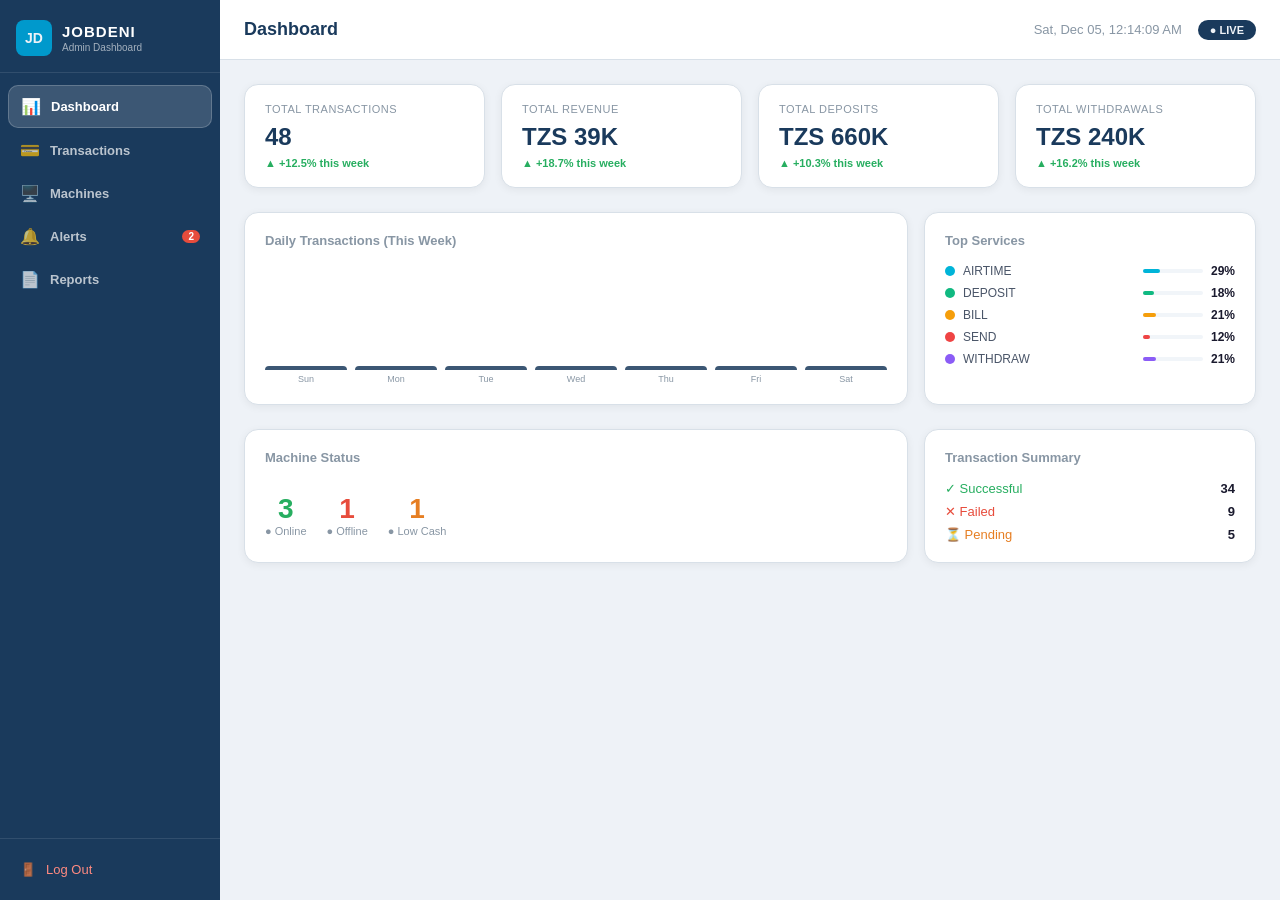
<file: admin/index.html>
<!DOCTYPE html>
<html lang="en" data-theme="light">
<head>
    <meta charset="UTF-8">
    <meta name="viewport" content="width=device-width, initial-scale=1.0">
    <title>JOBDENI — Admin Dashboard</title>
    <link rel="stylesheet" href="styles.css">
</head>
<body>
    <div id="bg-container"></div>

    <div id="admin-shell">
        <!-- Sidebar -->
        <aside id="admin-sidebar"></aside>

        <!-- Main content -->
        <main id="admin-main">
            <header id="admin-topbar"></header>
            <div id="admin-content">
                <section id="section-overview"   class="admin-section"></section>
                <section id="section-transactions" class="admin-section"></section>
                <section id="section-kiosks"      class="admin-section"></section>
                <section id="section-alerts"      class="admin-section"></section>
                <section id="section-reports"     class="admin-section"></section>
            </div>
        </main>
    </div>

    <script type="module" src="main.js"></script>
</body>
</html>
</file>
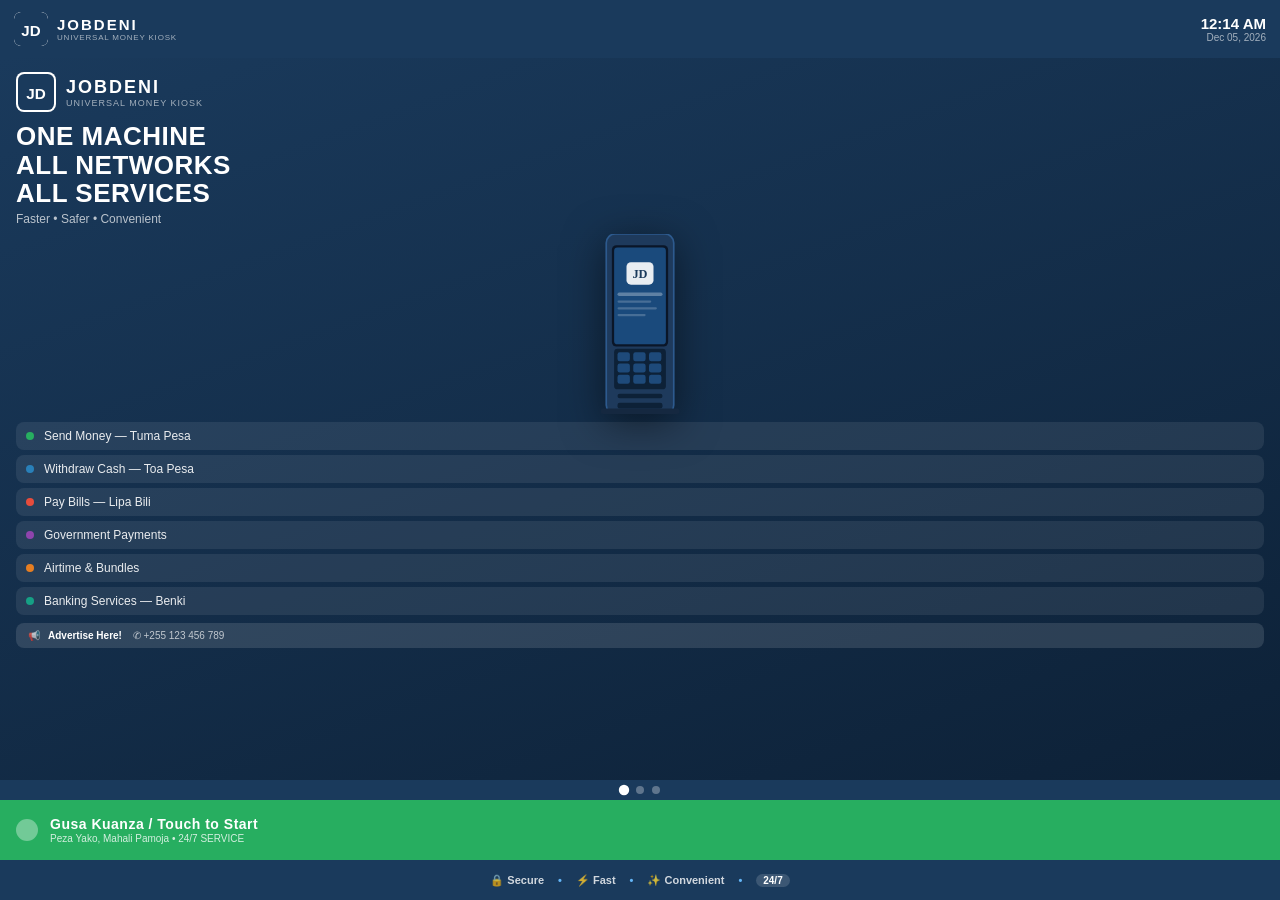
<file: client/index.html>
<!DOCTYPE html>
<html lang="sw" data-theme="light">
<head>
    <meta charset="UTF-8">
    <meta name="viewport" content="width=device-width, initial-scale=1.0, maximum-scale=1.0, user-scalable=no, viewport-fit=cover">
    <title>JOBDENI — Universal Money Kiosk</title>
    <link rel="stylesheet" href="styles.css">
</head>
<body>
    <div id="bg-container"></div>
    <div id="kiosk-frame">
        <header id="kiosk-header"></header>
        <main id="kiosk-screen">
            <section id="screen-attract"></section>
            <section id="screen-language"></section>
            <section id="screen-phone"></section>
            <section id="screen-services"></section>
            <section id="screen-withdraw"></section>
            <section id="screen-send"></section>
            <section id="screen-banking"></section>
            <section id="screen-deposit"></section>
            <section id="screen-airtime"></section>
        </main>
        <footer id="kiosk-footer"></footer>
    </div>
    <script type="module" src="main.js"></script>
</body>
</html>
</file>
<file: admin/styles.css>
/* ── JOBDENI Admin Dashboard — Global Styles ─────────────────── */

:root {
    --app-bg:            #0a0e1a;
    --surface-primary:   #111827;
    --surface-secondary: #1a2235;
    --surface-card:      #1e2a3a;
    --surface-hover:     #243042;
    --accent-color:      #00b4d8;
    --accent-secondary:  #0077b6;
    --accent-green:      #10b981;
    --accent-red:        #ef4444;
    --accent-orange:     #f59e0b;
    --text-primary:      #f0f4f8;
    --text-secondary:    #94a3b8;
    --text-muted:        #64748b;
    --border-color:      #2d3748;
    --shadow:            0 4px 24px rgba(0,0,0,0.4);
    --sidebar-w:         220px;
    --topbar-h:          60px;
    --font-main:         'Segoe UI', 'Arial', sans-serif;
}

*, *::before, *::after { box-sizing: border-box; margin: 0; padding: 0; }
html, body {
    width: 100%; height: 100%;
    background: var(--app-bg);
    font-family: var(--font-main);
    color: var(--text-primary);
    overflow: hidden;
}

#bg-container {
    position: fixed; inset: 0; z-index: 0; pointer-events: none;
}

/* ── Shell layout ─────────────────────────────────────────────── */
#admin-shell {
    position: relative; z-index: 1;
    display: flex; width: 100%; height: 100vh;
}

/* ── Sidebar ──────────────────────────────────────────────────── */
#admin-sidebar {
    width: var(--sidebar-w);
    height: 100vh;
    background: var(--surface-primary);
    border-right: 1px solid var(--border-color);
    display: flex; flex-direction: column;
    flex-shrink: 0;
    overflow-y: auto;
}

/* ── Main area ────────────────────────────────────────────────── */
#admin-main {
    flex: 1;
    display: flex; flex-direction: column;
    overflow: hidden;
}

#admin-topbar {
    height: var(--topbar-h);
    background: var(--surface-primary);
    border-bottom: 1px solid var(--border-color);
    display: flex; align-items: center;
    justify-content: space-between;
    padding: 0 24px;
    flex-shrink: 0;
}

#admin-content {
    flex: 1; overflow-y: auto;
    padding: 24px;
    background: var(--app-bg);
}

.admin-section { display: none; }
.admin-section.active { display: block; }

/* ── Sidebar nav ──────────────────────────────────────────────── */
.sidebar-logo {
    padding: 20px 16px 16px;
    border-bottom: 1px solid var(--border-color);
}
.sidebar-brand {
    display: flex; align-items: center; gap: 10px;
}
.sidebar-mark {
    width: 36px; height: 36px;
    background: var(--accent-color);
    border-radius: 8px;
    display: flex; align-items: center; justify-content: center;
    font-weight: 900; font-size: 14px; color: var(--app-bg);
}
.sidebar-name  { font-size: 15px; font-weight: 800; letter-spacing: 1px; }
.sidebar-role  { font-size: 10px; color: var(--text-muted); margin-top: 2px; }

.sidebar-nav { flex: 1; padding: 12px 8px; }
.nav-item {
    display: flex; align-items: center; gap: 10px;
    padding: 11px 12px;
    border-radius: 10px;
    cursor: pointer;
    font-size: 13px; font-weight: 600;
    color: var(--text-secondary);
    transition: all 0.15s;
    margin-bottom: 2px;
    user-select: none;
}
.nav-item:hover { background: var(--surface-hover); color: var(--text-primary); }
.nav-item.active {
    background: rgba(0,180,216,0.15);
    color: var(--accent-color);
    border: 1px solid rgba(0,180,216,0.25);
}
.nav-item .nav-icon { font-size: 16px; width: 20px; text-align: center; }
.nav-item .nav-badge {
    margin-left: auto;
    background: var(--accent-red);
    color: #fff;
    border-radius: 10px;
    font-size: 10px; font-weight: 700;
    padding: 1px 6px;
}

.sidebar-footer {
    padding: 12px 8px;
    border-top: 1px solid var(--border-color);
}
.sidebar-logout {
    display: flex; align-items: center; gap: 10px;
    padding: 11px 12px;
    border-radius: 10px;
    cursor: pointer;
    font-size: 13px; color: var(--accent-red);
    transition: all 0.15s;
}
.sidebar-logout:hover { background: rgba(239,68,68,0.1); }

/* ── Topbar ───────────────────────────────────────────────────── */
.topbar-title { font-size: 18px; font-weight: 700; }
.topbar-right { display: flex; align-items: center; gap: 16px; }
.topbar-time  { font-size: 13px; color: var(--text-muted); }
.topbar-badge {
    background: var(--accent-color);
    color: var(--app-bg);
    padding: 4px 12px;
    border-radius: 20px;
    font-size: 11px; font-weight: 800;
}

/* ── Stat cards ───────────────────────────────────────────────── */
.stats-grid {
    display: grid;
    grid-template-columns: repeat(4, 1fr);
    gap: 16px;
    margin-bottom: 24px;
}
.stat-card {
    background: var(--surface-card);
    border: 1px solid var(--border-color);
    border-radius: 14px;
    padding: 18px 20px;
}
.stat-label { font-size: 11px; color: var(--text-muted); text-transform: uppercase; letter-spacing: 0.5px; margin-bottom: 8px; }
.stat-value { font-size: 24px; font-weight: 800; color: var(--text-primary); }
.stat-delta {
    font-size: 11px; margin-top: 6px; font-weight: 600;
}
.stat-delta.up   { color: var(--accent-green); }
.stat-delta.down { color: var(--accent-red);   }

/* ── Section header ───────────────────────────────────────────── */
.section-header {
    display: flex; align-items: center; justify-content: space-between;
    margin-bottom: 16px;
}
.section-title { font-size: 16px; font-weight: 700; }
.section-action {
    background: var(--surface-card);
    border: 1px solid var(--border-color);
    border-radius: 8px;
    padding: 6px 14px;
    font-size: 12px; color: var(--text-secondary);
    cursor: pointer;
}
.section-action:hover { border-color: var(--accent-color); color: var(--accent-color); }

/* ── Charts area ──────────────────────────────────────────────── */
.charts-row {
    display: grid;
    grid-template-columns: 2fr 1fr;
    gap: 16px;
    margin-bottom: 24px;
}
.chart-card {
    background: var(--surface-card);
    border: 1px solid var(--border-color);
    border-radius: 14px;
    padding: 20px;
}
.chart-title { font-size: 13px; font-weight: 700; margin-bottom: 16px; color: var(--text-secondary); }

/* Bar chart */
.bar-chart {
    display: flex; align-items: flex-end;
    gap: 8px; height: 120px;
}
.bar-col { flex: 1; display: flex; flex-direction: column; align-items: center; gap: 4px; }
.bar-fill {
    width: 100%; border-radius: 4px 4px 0 0;
    background: var(--accent-color);
    min-height: 4px;
    transition: height 0.3s ease;
    opacity: 0.8;
}
.bar-label { font-size: 9px; color: var(--text-muted); }

/* Donut / pie breakdown */
.breakdown-list { display: flex; flex-direction: column; gap: 8px; }
.breakdown-item { display: flex; align-items: center; gap: 8px; }
.b-dot { width: 10px; height: 10px; border-radius: 50%; flex-shrink: 0; }
.b-label { font-size: 12px; color: var(--text-secondary); flex: 1; }
.b-pct { font-size: 12px; font-weight: 700; color: var(--text-primary); }
.b-bar-wrap { width: 60px; background: var(--surface-hover); border-radius: 4px; height: 4px; }
.b-bar-fill { height: 4px; border-radius: 4px; }

/* ── Tables ───────────────────────────────────────────────────── */
.data-table { width: 100%; border-collapse: collapse; font-size: 13px; }
.data-table th {
    text-align: left; padding: 10px 12px;
    font-size: 11px; font-weight: 700;
    color: var(--text-muted); text-transform: uppercase;
    border-bottom: 1px solid var(--border-color);
    background: var(--surface-secondary);
}
.data-table td {
    padding: 10px 12px;
    border-bottom: 1px solid rgba(45,55,72,0.5);
    color: var(--text-secondary);
}
.data-table tr:hover td { background: var(--surface-hover); }
.data-table .mono { font-family: monospace; font-size: 11px; }

.status-pill {
    display: inline-block;
    padding: 2px 8px; border-radius: 10px;
    font-size: 10px; font-weight: 700;
    text-transform: uppercase;
}
.pill-success { background: rgba(16,185,129,0.15); color: var(--accent-green); }
.pill-failed  { background: rgba(239,68,68,0.15);  color: var(--accent-red);   }
.pill-pending { background: rgba(245,158,11,0.15); color: var(--accent-orange); }
.pill-online  { background: rgba(16,185,129,0.15); color: var(--accent-green); }
.pill-offline { background: rgba(239,68,68,0.15);  color: var(--accent-red);   }
.pill-low     { background: rgba(245,158,11,0.15); color: var(--accent-orange); }

/* ── Filter bar ───────────────────────────────────────────────── */
.filter-bar {
    display: flex; gap: 8px; margin-bottom: 16px; flex-wrap: wrap;
}
.filter-select {
    background: var(--surface-card);
    border: 1px solid var(--border-color);
    border-radius: 8px;
    padding: 7px 12px;
    font-size: 12px; color: var(--text-primary);
    cursor: pointer;
}
.filter-search {
    background: var(--surface-card);
    border: 1px solid var(--border-color);
    border-radius: 8px;
    padding: 7px 12px;
    font-size: 12px; color: var(--text-primary);
    min-width: 180px;
}
.filter-search::placeholder { color: var(--text-muted); }

/* ── Kiosk cards ──────────────────────────────────────────────── */
.kiosk-grid {
    display: grid;
    grid-template-columns: repeat(3, 1fr);
    gap: 16px;
}
.kiosk-card {
    background: var(--surface-card);
    border: 1px solid var(--border-color);
    border-radius: 14px;
    padding: 16px;
}
.kiosk-card-header { display: flex; justify-content: space-between; align-items: flex-start; margin-bottom: 12px; }
.kiosk-id   { font-size: 11px; color: var(--text-muted); font-family: monospace; }
.kiosk-name { font-size: 14px; font-weight: 700; margin-top: 2px; }
.kiosk-loc  { font-size: 11px; color: var(--text-muted); margin-top: 2px; }
.kiosk-meta { font-size: 11px; color: var(--text-muted); margin-top: 8px; }
.kiosk-actions { display: flex; gap: 6px; margin-top: 12px; }
.kiosk-btn {
    flex: 1; padding: 6px;
    border-radius: 6px; border: 1px solid var(--border-color);
    background: var(--surface-secondary);
    font-size: 11px; font-weight: 600; color: var(--text-secondary);
    cursor: pointer;
}
.kiosk-btn:hover { border-color: var(--accent-color); color: var(--accent-color); }
.kiosk-btn.danger:hover { border-color: var(--accent-red); color: var(--accent-red); }

/* ── Alert items ──────────────────────────────────────────────── */
.alert-list { display: flex; flex-direction: column; gap: 8px; }
.alert-item {
    background: var(--surface-card);
    border: 1px solid var(--border-color);
    border-radius: 10px;
    padding: 12px 16px;
    display: flex; align-items: center; gap: 12px;
    cursor: pointer;
    transition: all 0.15s;
}
.alert-item:hover { border-color: var(--accent-color); }
.alert-item.unread { border-left: 3px solid var(--accent-orange); }
.alert-icon { font-size: 20px; width: 28px; text-align: center; flex-shrink: 0; }
.alert-body { flex: 1; }
.alert-msg  { font-size: 13px; font-weight: 600; }
.alert-time { font-size: 11px; color: var(--text-muted); margin-top: 2px; }
.alert-read { font-size: 10px; color: var(--text-muted); flex-shrink: 0; }

/* ── Scrollbar ────────────────────────────────────────────────── */
::-webkit-scrollbar { width: 4px; }
::-webkit-scrollbar-track { background: transparent; }
::-webkit-scrollbar-thumb { background: var(--border-color); border-radius: 4px; }

/* ── Responsive ───────────────────────────────────────────────── */
@media (max-width: 1100px) {
    .stats-grid  { grid-template-columns: repeat(2, 1fr); }
    .charts-row  { grid-template-columns: 1fr; }
    .kiosk-grid  { grid-template-columns: repeat(2, 1fr); }
}

/* ── Light theme overrides for admin ─────────────────────────── */
:root {
    --app-bg:            #eef2f7;
    --surface-primary:   #ffffff;
    --surface-secondary: #f8fafc;
    --surface-card:      #ffffff;
    --surface-hover:     #f1f5f9;
    --brand-blue:        #1a3a5c;
    --accent-color:      #0099cc;
    --accent-green:      #27ae60;
    --accent-red:        #e74c3c;
    --accent-orange:     #e67e22;
    --text-primary:      #1a1a2e;
    --text-secondary:    #4a5568;
    --text-muted:        #8896a4;
    --border-color:      #d8e0e8;
    --shadow:            0 2px 12px rgba(0,0,0,0.08);
}

body { background: var(--app-bg); color: var(--text-primary); }

#admin-sidebar {
    background: var(--brand-blue);
    border-right: none;
}
.sidebar-logo { border-bottom: 1px solid rgba(255,255,255,0.1); }
.sidebar-name { color: #fff; }
.sidebar-role { color: rgba(255,255,255,0.6); }
.nav-item { color: rgba(255,255,255,0.7); }
.nav-item:hover { background: rgba(255,255,255,0.1); color: #fff; }
.nav-item.active {
    background: rgba(255,255,255,0.15);
    color: #fff;
    border: 1px solid rgba(255,255,255,0.2);
}
.sidebar-footer { border-top: 1px solid rgba(255,255,255,0.1); }
.sidebar-logout { color: #ff8a80; }
.sidebar-logout:hover { background: rgba(255,100,80,0.15); }

#admin-topbar {
    background: #fff;
    border-bottom: 1px solid var(--border-color);
    box-shadow: 0 1px 4px rgba(0,0,0,0.06);
}
.topbar-title { color: var(--brand-blue); font-weight: 800; }
.topbar-badge { background: var(--brand-blue); }

.stat-card {
    background: #fff;
    border: 1px solid var(--border-color);
    box-shadow: 0 2px 8px rgba(0,0,0,0.06);
}
.stat-label { color: var(--text-muted); }
.stat-value { color: var(--brand-blue); }

.chart-card {
    background: #fff;
    border: 1px solid var(--border-color);
    box-shadow: 0 2px 8px rgba(0,0,0,0.06);
}
.chart-title { color: var(--text-muted); }
.bar-fill { background: var(--brand-blue); opacity: 0.85; }

.data-table th { background: #f4f7fa; color: var(--text-muted); }
.data-table td { color: var(--text-secondary); border-bottom-color: #eef2f7; }
.data-table tr:hover td { background: #f8fafc; }

.kiosk-card {
    background: #fff;
    border: 1px solid var(--border-color);
    box-shadow: 0 2px 8px rgba(0,0,0,0.06);
}
.kiosk-btn { background: #f4f7fa; border-color: var(--border-color); color: var(--text-secondary); }
.kiosk-btn:hover { border-color: var(--brand-blue); color: var(--brand-blue); }
.kiosk-btn.danger:hover { border-color: var(--accent-red); color: var(--accent-red); }

.alert-item { background: #fff; border-color: var(--border-color); }
.alert-item.unread { border-left-color: var(--accent-orange); }
.alert-msg { color: var(--text-primary); }

.filter-select, .filter-search {
    background: #fff;
    border-color: var(--border-color);
    color: var(--text-primary);
}
.section-action {
    background: #fff;
    border-color: var(--border-color);
    color: var(--text-secondary);
}
.section-action:hover { border-color: var(--brand-blue); color: var(--brand-blue); }
.section-title { color: var(--brand-blue); }
</file>
<file: client/styles.css>
/* ── JOBDENI Kiosk — Light Theme ─────────────────────────────── */

:root {
    --brand-blue:        #1a3a5c;
    --brand-blue-dark:   #122840;
    --green:             #27ae60;
    --green-dark:        #1e8449;
    --red:               #e74c3c;
    --red-dark:          #c0392b;
    --orange:            #e67e22;
    --purple:            #8e44ad;
    --teal:              #16a085;
    --yellow:            #f39c12;
    --navy:              #2c3e50;

    --surface-primary:   #ffffff;
    --surface-card:      #ffffff;
    --app-bg:            #f0f4f8;
    --border-color:      #d8e0e8;
    --text-primary:      #1a1a2e;
    --text-muted:        #8896a4;
    --shadow:            0 2px 10px rgba(0,0,0,0.09);
    --shadow-lg:         0 6px 24px rgba(0,0,0,0.13);

    --font-main: 'Segoe UI', Arial, sans-serif;
    --font-mono: 'Courier New', monospace;
}

/* ── Reset ────────────────────────────────────────────────────── */
*, *::before, *::after { box-sizing: border-box; margin: 0; padding: 0; }

html {
    width: 100%;
    height: 100%;
}

body {
    width: 100%;
    height: 100%;
    margin: 0;
    padding: 0;
    overflow: hidden;
    background: var(--app-bg);
    font-family: var(--font-main);
    color: var(--text-primary);
}

#bg-container {
    position: fixed; inset: 0; z-index: 0; pointer-events: none;
}

/* ── Kiosk shell — always fills the full viewport ────────────── */
#kiosk-frame {
    position: fixed;
    inset: 0;
    z-index: 1;
    display: flex;
    flex-direction: column;
    background: var(--app-bg);
    overflow: hidden;
}

/* ── Header ───────────────────────────────────────────────────── */
#kiosk-header {
    flex-shrink: 0;
    background: var(--brand-blue);
    display: flex;
    align-items: center;
    justify-content: space-between;
    padding: 0 14px;
    height: 58px;
}

/* ── Screen area — takes all remaining space ──────────────────── */
#kiosk-screen {
    flex: 1;
    position: relative;
    overflow: hidden;
    min-height: 0;
}

#kiosk-screen section {
    position: absolute;
    inset: 0;
    display: none;
    flex-direction: column;
    overflow: hidden;
    background: var(--app-bg);
}

#kiosk-screen section.active {
    display: flex;
}

/* ── Footer ───────────────────────────────────────────────────── */
#kiosk-footer {
    flex-shrink: 0;
    height: 40px;
    background: var(--brand-blue);
    display: flex;
    align-items: center;
    justify-content: center;
    gap: 14px;
    font-size: 11px;
    font-weight: 600;
    color: rgba(255,255,255,0.8);
}
#kiosk-footer .footer-dot   { color: #64b5f6; }
#kiosk-footer .footer-badge {
    background: rgba(255,255,255,0.15);
    padding: 1px 7px; border-radius: 8px;
    font-size: 10px; font-weight: 800; color: #fff;
}

/* ── Header components ────────────────────────────────────────── */
.header-logo { display: flex; align-items: center; gap: 9px; }
.header-logo .logo-mark {
    width: 34px; height: 34px; background: #fff;
    border-radius: 7px; display: flex;
    align-items: center; justify-content: center; overflow: hidden;
    flex-shrink: 0;
}
.header-logo .logo-text { display: flex; flex-direction: column; }
.header-logo .logo-name {
    font-weight: 900; font-size: 15px;
    color: #fff; letter-spacing: 2px;
}
.header-logo .logo-tagline {
    font-size: 8px; color: rgba(255,255,255,0.6);
    letter-spacing: 0.8px; text-transform: uppercase;
}
.header-time { text-align: right; }
.header-time .time-value {
    font-size: 15px; font-weight: 700; color: #fff;
    font-variant-numeric: tabular-nums;
}
.header-date { font-size: 10px; color: rgba(255,255,255,0.6); }

/* ── Screen title bar ─────────────────────────────────────────── */
.screen-title-bar {
    flex-shrink: 0;
    background: var(--brand-blue);
    padding: 8px 14px;
    font-size: 11px; font-weight: 700;
    color: #fff; text-align: center;
    letter-spacing: 0.6px; text-transform: uppercase;
}

/* ── Screen body — fills all remaining space, scrolls inside ─── */
.screen-body {
    flex: 1;
    min-height: 0;
    padding: 12px;
    display: flex;
    flex-direction: column;
    gap: 9px;
    overflow-y: auto;
    overflow-x: hidden;
    -webkit-overflow-scrolling: touch;
    background: var(--app-bg);
}

/* ── Screen actions ───────────────────────────────────────────── */
.screen-actions {
    flex-shrink: 0;
    display: flex; gap: 8px;
    padding: 9px 12px;
    border-top: 1px solid var(--border-color);
    background: var(--surface-primary);
}

/* ── Buttons ──────────────────────────────────────────────────── */
.btn {
    display: inline-flex; align-items: center; justify-content: center;
    gap: 5px; padding: 0 14px;
    height: 44px;
    border-radius: 8px; border: none; cursor: pointer;
    font-family: var(--font-main);
    font-size: 13px; font-weight: 700;
    transition: all 0.12s ease;
    flex: 1; text-align: center;
    user-select: none; -webkit-tap-highlight-color: transparent;
    box-shadow: 0 2px 6px rgba(0,0,0,0.14);
}
.btn:active { transform: scale(0.97); box-shadow: none; }

.btn-primary { background: var(--brand-blue); color: #fff; }
.btn-primary:hover { background: var(--brand-blue-dark); }
.btn-ghost   { background: var(--red);   color: #fff; }
.btn-ghost:hover { background: var(--red-dark); }
.btn-success { background: var(--green); color: #fff; }
.btn-success:hover { background: var(--green-dark); }
.btn-danger  { background: var(--red);   color: #fff; }
.btn-outline {
    background: #fff; color: var(--brand-blue);
    border: 2px solid var(--brand-blue); box-shadow: none;
}
.full-width { width: 100%; }

/* ── Keypad ───────────────────────────────────────────────────── */
.keypad {
    display: grid;
    grid-template-columns: repeat(3, 1fr);
    gap: 7px;
    flex-shrink: 0;
}
.keypad-key {
    background: #fff;
    border: 1px solid #c8d4df;
    border-radius: 9px;
    font-size: 20px; font-weight: 700;
    color: var(--text-primary);
    cursor: pointer; text-align: center;
    transition: all 0.1s;
    user-select: none;
    box-shadow: 0 2px 4px rgba(0,0,0,0.07);
    -webkit-tap-highlight-color: transparent;
    /* height driven by aspect ratio so keys are always square-ish */
    padding: 12px 0;
}
.keypad-key:active {
    background: var(--brand-blue);
    color: #fff; border-color: var(--brand-blue);
    transform: scale(0.95); box-shadow: none;
}
.keypad-key.key-zero { grid-column: 2; }
.keypad-key.key-del  { font-size: 15px; }
.keypad-key.key-00   { font-size: 15px; }

/* ── Amount display ───────────────────────────────────────────── */
.amount-display {
    flex-shrink: 0;
    background: #fff;
    border: 2px solid #c8d4df;
    border-radius: 10px;
    padding: 11px; text-align: center;
    font-size: 26px; font-weight: 800;
    color: var(--text-primary);
    font-variant-numeric: tabular-nums;
    display: flex; align-items: center; justify-content: center;
    box-shadow: inset 0 2px 4px rgba(0,0,0,0.04);
    min-height: 52px;
}
.amount-display.has-value { border-color: var(--brand-blue); color: var(--brand-blue); }

/* ── Phone input ──────────────────────────────────────────────── */
.phone-input-display {
    flex-shrink: 0;
    background: #fff;
    border: 2px solid #c8d4df;
    border-radius: 10px;
    padding: 11px; text-align: center;
    font-size: 21px; font-weight: 700;
    color: var(--text-primary);
    display: flex; align-items: center; justify-content: center;
    letter-spacing: 2px;
    box-shadow: inset 0 2px 4px rgba(0,0,0,0.04);
    min-height: 52px;
}
.phone-input-display.has-value { border-color: var(--brand-blue); color: var(--brand-blue); }

/* ── PIN dots ─────────────────────────────────────────────────── */
.pin-display {
    flex-shrink: 0;
    display: flex; gap: 14px;
    justify-content: center; align-items: center;
    padding: 12px 20px;
}
.pin-dot {
    width: 18px; height: 18px; border-radius: 50%;
    background: #d0dce8; border: 2px solid #a0b4c4;
    transition: all 0.2s;
}
.pin-dot.filled { background: var(--brand-blue); border-color: var(--brand-blue); }

/* ── Confirm card ─────────────────────────────────────────────── */
.confirm-card {
    background: #fff;
    border: 1px solid var(--border-color);
    border-radius: 11px; overflow: hidden;
    box-shadow: var(--shadow);
    flex-shrink: 0;
}
.confirm-row {
    display: flex; justify-content: space-between; align-items: center;
    padding: 10px 14px;
    border-bottom: 1px solid #eef2f7;
    font-size: 13px;
}
.confirm-row:last-child { border-bottom: none; }
.confirm-row .label { color: var(--text-muted); }
.confirm-row .value { font-weight: 700; color: var(--text-primary); text-align: right; }
.confirm-row.total-row { background: #eef6ff; }
.confirm-row.total-row .value { color: var(--brand-blue); font-size: 15px; }

/* ── Success icon ─────────────────────────────────────────────── */
.success-icon {
    width: 72px; height: 72px; border-radius: 50%;
    background: var(--green);
    display: flex; align-items: center; justify-content: center;
    margin: 0 auto; font-size: 36px; color: #fff;
    animation: pop-in 0.4s cubic-bezier(0.175,0.885,0.32,1.275);
    box-shadow: 0 4px 18px rgba(39,174,96,0.35);
}
@keyframes pop-in {
    from { transform: scale(0); opacity: 0; }
    to   { transform: scale(1); opacity: 1; }
}

/* ── Spinner ──────────────────────────────────────────────────── */
.spinner {
    width: 50px; height: 50px;
    border: 4px solid #d0dce8;
    border-top-color: var(--brand-blue);
    border-radius: 50%;
    animation: spin 0.8s linear infinite;
    margin: 0 auto; flex-shrink: 0;
}
@keyframes spin { to { transform: rotate(360deg); } }

/* ── Info box ─────────────────────────────────────────────────── */
.info-box {
    background: #fff; border: 1px solid var(--border-color);
    border-radius: 9px; padding: 11px 13px;
    font-size: 13px; box-shadow: var(--shadow); flex-shrink: 0;
}
.info-box.verified { border-color: var(--green); background: #f0faf5; }
.info-box .provider-name { font-weight: 800; font-size: 14px; color: var(--green); }
.info-box .provider-sub  { color: var(--text-muted); font-size: 12px; margin-top: 2px; }

/* ── Service grid ─────────────────────────────────────────────── */
.service-grid {
    display: grid;
    grid-template-columns: repeat(3, 1fr);
    gap: 7px;
    flex: 1;
    align-content: start;
}
.service-tile {
    border-radius: 9px;
    padding: 8px 4px;
    display: flex; flex-direction: column;
    align-items: center; justify-content: center;
    gap: 4px; cursor: pointer; text-align: center;
    transition: all 0.12s;
    user-select: none; -webkit-tap-highlight-color: transparent;
    box-shadow: 0 2px 7px rgba(0,0,0,0.11);
    border: none;
    aspect-ratio: 1 / 0.85;
}
.service-tile:active { transform: scale(0.96); box-shadow: none; }
.service-tile .tile-icon {
    font-size: 20px; width: 34px; height: 34px;
    border-radius: 7px; display: flex;
    align-items: center; justify-content: center;
    background: rgba(255,255,255,0.22);
}
.service-tile .tile-label {
    font-size: 8px; font-weight: 800; color: #fff;
    line-height: 1.2; text-transform: uppercase; letter-spacing: 0.2px;
}
.service-tile .tile-sub { font-size: 7px; color: rgba(255,255,255,0.75); }

/* tile colours */
.tile-green  { background: linear-gradient(135deg,#27ae60,#1e8449); }
.tile-blue   { background: linear-gradient(135deg,#2980b9,#1a5276); }
.tile-orange { background: linear-gradient(135deg,#e67e22,#d35400); }
.tile-red    { background: linear-gradient(135deg,#e74c3c,#c0392b); }
.tile-purple { background: linear-gradient(135deg,#8e44ad,#6c3483); }
.tile-teal   { background: linear-gradient(135deg,#16a085,#0e6655); }
.tile-navy   { background: linear-gradient(135deg,#2c3e50,#1a252f); }
.tile-yellow { background: linear-gradient(135deg,#f39c12,#d68910); }
.tile-pink   { background: linear-gradient(135deg,#e91e8c,#ad1457); }

/* ── Utility ──────────────────────────────────────────────────── */
.text-center { text-align: center; }
.text-muted  { color: var(--text-muted); font-size: 12px; }
.text-green  { color: var(--green); }
.text-red    { color: var(--red); }
.fw-bold     { font-weight: 700; }
.mt-auto     { margin-top: auto; }

/* Screen animation */
@keyframes screen-in {
    from { opacity: 0; transform: translateX(14px); }
    to   { opacity: 1; transform: translateX(0); }
}
#kiosk-screen section.active { animation: screen-in 0.18s ease; }

/* Scrollbar */
::-webkit-scrollbar { width: 3px; }
::-webkit-scrollbar-track { background: transparent; }
::-webkit-scrollbar-thumb { background: #c8d4df; border-radius: 3px; }

/* CustomPopup */
.cp-backdrop {
    position: fixed; inset: 0; z-index: 900;
    background: transparent; pointer-events: none;
    transition: background 0.2s;
}
.cp-backdrop--visible { background: rgba(0,0,0,0.45); pointer-events: auto; }
.cp-panel {
    position: fixed; z-index: 901;
    background: #fff; border: 1px solid var(--border-color);
    border-radius: 13px; box-shadow: var(--shadow-lg);
    opacity: 0; transform: scale(0.94) translateY(8px);
    pointer-events: none;
    transition: opacity 0.18s ease, transform 0.18s ease;
    min-width: 260px;
}
.cp-panel--open { opacity: 1; transform: scale(1) translateY(0); pointer-events: auto; }
.cp-panel--centered { top: 50%; left: 50%; transform: scale(0.94) translate(-50%,-50%); }
.cp-panel--centered.cp-panel--open { transform: scale(1) translate(-50%,-50%); }
.cp-dialog-header  { padding: 16px 16px 0; }
.cp-dialog-title   { font-size: 15px; font-weight: 700; color: var(--text-primary); }
.cp-dialog-message { padding: 10px 16px; font-size: 13px; color: #4a5568; line-height: 1.5; }
.cp-dialog-actions { display: flex; gap: 8px; padding: 0 16px 16px; }
.cp-btn { flex:1; padding: 10px; border-radius: 7px; border: none; cursor: pointer; font-size: 13px; font-weight: 700; }
.cp-btn--cancel  { background: #f0f4f8; color: var(--text-primary); }
.cp-btn--confirm { background: var(--brand-blue); color: #fff; }
.cp-btn--danger  { background: var(--red); color: #fff; }
</file>
